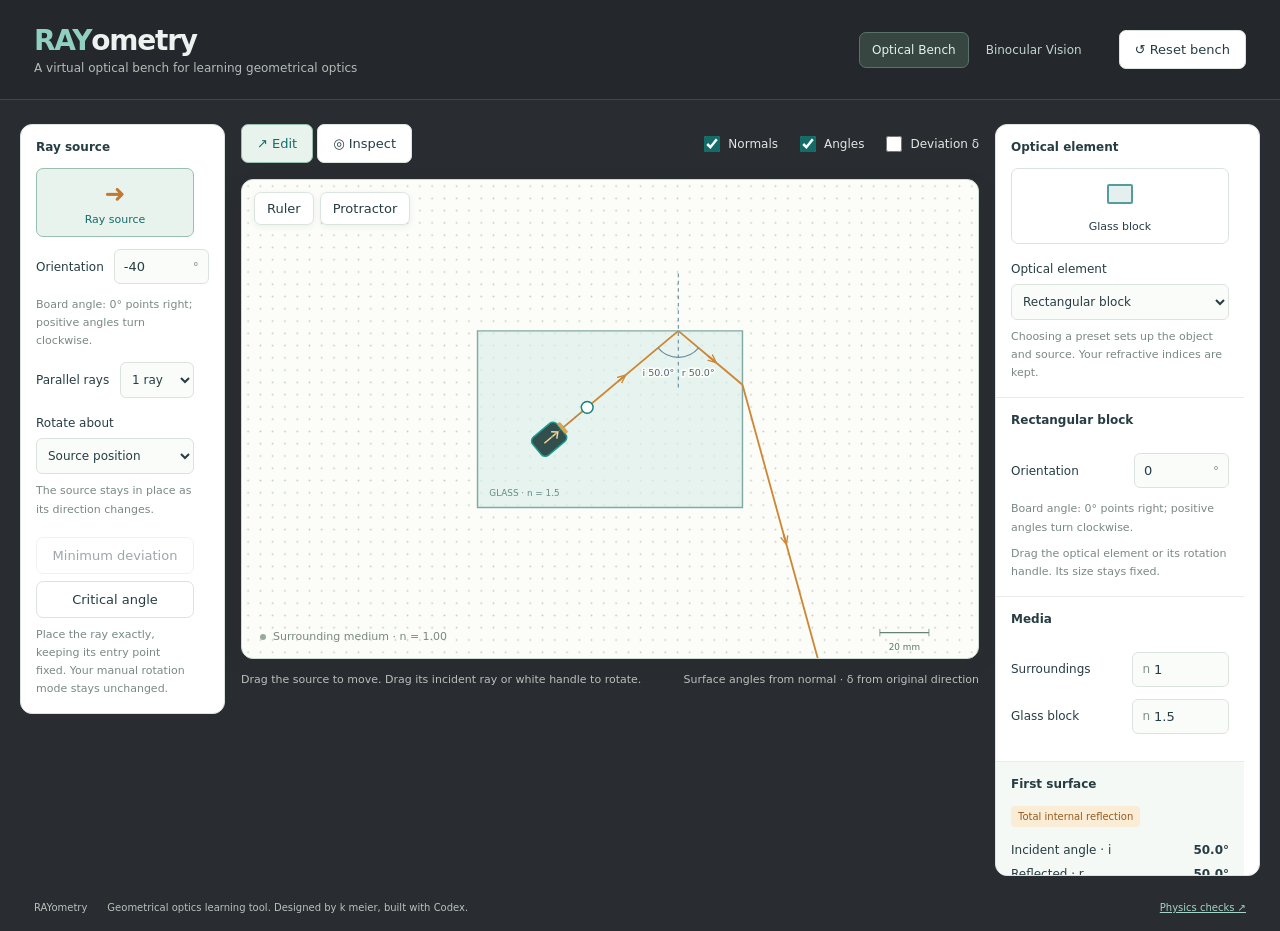
<file: index.html>
<!doctype html>
<html lang="en"><head><meta charset="utf-8"><meta name="viewport" content="width=device-width,initial-scale=1"><title>RAYometry · Optical bench</title><link rel="stylesheet" href="styles.css"></head>
<body>
<header><div><h1><strong><span>RAY</span>ometry</strong></h1><p><em>A virtual optical bench for learning geometrical optics</em></p></div><div class="header-actions"><nav class="sim-nav" aria-label="Teaching tools"><a href="index.html" aria-current="page">Optical Bench</a><a href="binocular.html">Binocular Vision</a></nav><button id="reset">↺ Reset bench</button></div></header>
<main class="optical-layout">
<aside id="source-panel" tabindex="0" aria-label="Ray source controls"><section><h2>Ray source</h2><div class="tools"><button id="select-source" aria-pressed="true"><span class="tool-icon source-icon">➜</span>Ray source</button></div><fieldset id="source-settings"><label class="field">Orientation <span class="input-unit"><input id="source-orientation" type="number" step="1" value="-40"><span>°</span></span></label><p class="help">Board angle: 0° points right; positive angles turn clockwise.</p><div id="source-properties"><label class="field">Parallel rays<select id="ray-count"><option value="1">1 ray</option><option value="3">3 rays</option><option value="5">5 rays</option></select></label><label class="stack">Rotate about<select id="pivot-mode"><option value="source">Source position</option><option value="surface">Surface entry point</option></select></label><p class="help" id="pivot-help">The source stays in place as its direction changes.</p></div><div class="angle-actions"><button id="place-minimum" type="button">Minimum deviation</button><button id="place-critical" type="button">Critical angle</button></div><p class="help">Place the ray exactly, keeping its entry point fixed. Your manual rotation mode stays unchanged.</p></fieldset></section></aside>
<section class="bench-area" aria-label="Optical bench">
<div class="toolbar"><div class="segmented"><button id="edit" aria-pressed="true">↗ Edit</button><button id="inspect" aria-pressed="false">◎ Inspect</button></div><div class="toggles"><label><input type="checkbox" id="normal" checked> Normals</label><label><input type="checkbox" id="angles" checked> Angles</label><label><input type="checkbox" id="showDeviation"> Deviation δ</label></div></div>
<div class="board-wrap"><div class="bench-tools" role="group" aria-label="Measuring tools"><button id="show-ruler" type="button" aria-pressed="false">Ruler</button><button id="show-protractor" type="button" aria-pressed="false">Protractor</button></div><svg id="board" viewBox="0 0 1000 650" role="img" aria-label="Interactive optical bench. Drag the source or glass block; drag a circular handle to rotate."></svg><div class="board-caption"><span class="dot"></span><span id="board-medium">Surrounding medium · n = 1.00</span></div></div>
<div class="bench-footer"><span id="hint">Drag to move. Use the circular handle to rotate.</span><span>Surface angles from normal · δ from original direction</span></div>
<p id="message" role="status" aria-live="polite"></p>
</section>
<aside id="controls-panel" tabindex="0" aria-label="Optical bench controls and measurements">
<section id="toolbox-section"><h2>Optical element</h2><div class="tools"><button id="select-block" aria-pressed="false"><span id="object-tool-icon" class="tool-icon block-icon" aria-hidden="true"></span><span id="object-tool-name">Glass block</span></button></div><label class="stack">Optical element<select id="shape-preset"><option value="rectangle">Rectangular block</option><option value="semicircle">Semicircular block</option><option value="prism45">45°–45°–90° prism</option><option value="prism30">30°–60°–90° prism</option><option value="equilateral">Equilateral prism · 60°</option></select></label><p class="help">Choosing a preset sets up the object and source. Your refractive indices are kept.</p></section>
<section id="properties-section"><div class="section-title"><h2 id="selected-title">Glass block</h2></div><fieldset id="properties"><label class="field">Orientation <span class="input-unit"><input id="block-orientation" type="number" step="1" value="0"><span>°</span></span></label><p class="help">Board angle: 0° points right; positive angles turn clockwise.</p>
<p id="block-properties" class="help">Drag the optical element or its rotation handle. Its size stays fixed for this experiment.</p><div id="radius-control" hidden><label class="field">Radius <span class="input-unit"><input id="radius-mm" type="number" step="0.1" min="45" max="117"><span>mm</span></span></label><p class="help">45–117 mm; flat face height stays 90 mm.</p></div></fieldset></section>
<section id="media-section"><h2>Media</h2><fieldset id="media"><label class="field">Surroundings <span class="input-unit"><span>n</span><input id="outside-index" type="number" min="0" step="0.01" value="1"></span></label><label class="field"><span id="material-name">Glass block</span> <span class="input-unit"><span>n</span><input id="block-index" type="number" min="0" step="0.01" value="1.5"></span></label></fieldset></section>
<section class="readout"><h2 id="readout-title">First surface</h2><div id="readout" aria-live="polite"></div><button id="show-all-angles" type="button" aria-pressed="false" hidden>Show all angles</button><button id="hide-all-angles" type="button" aria-pressed="false" hidden>Hide all angles</button><p id="inspect-help" class="help" hidden>Click another intersection to inspect it. Return to Edit to move elements or change their properties.</p></section>
<section id="measurement-section"><h2>Measure &amp; explore</h2><div class="measurement-options"><label><input type="checkbox" id="grid" checked> Dot grid · 5 mm spacing</label><label><input type="checkbox" id="ruler-snap" checked> Snap ruler to points</label><label><input type="checkbox" id="extensions"> Extend internal rays</label></div><p id="protractor-help" class="help" hidden>Protractor: drag its center or transparent face to move it, the outer teal handle to rotate, and the gold arm to measure. Align the baseline with the surface normal for incidence or refraction.</p><p id="ruler-reading" class="help"></p><p id="extension-help" class="help">Dashed extensions continue the internal direction beyond the flat face, ignoring exit refraction. They are construction lines, not additional light rays.</p><p class="help">Distances are in mm; the ruler reads unsigned length. Drag either ruler end to measure, or drag its middle to move it. Measurements remain available in Inspect.</p></section>
<section id="try-section" class="try"><h2>Try this</h2><div id="try-content"><p>Rotate the source until the light escapes through the upper surface. What changes at the critical angle?</p><p>Then drag the source outside the block to explore refraction on entry and exit.</p></div></section>
</aside>
</main><footer>RAYometry <span>Geometrical optics learning tool. Designed by k meier, built with Codex.</span><a href="tests.html" target="_blank">Physics checks ↗</a></footer>
<script src="physics.js"></script><script src="scene.js"></script><script src="measurements.js"></script><script src="app.js"></script></body></html>
</file>
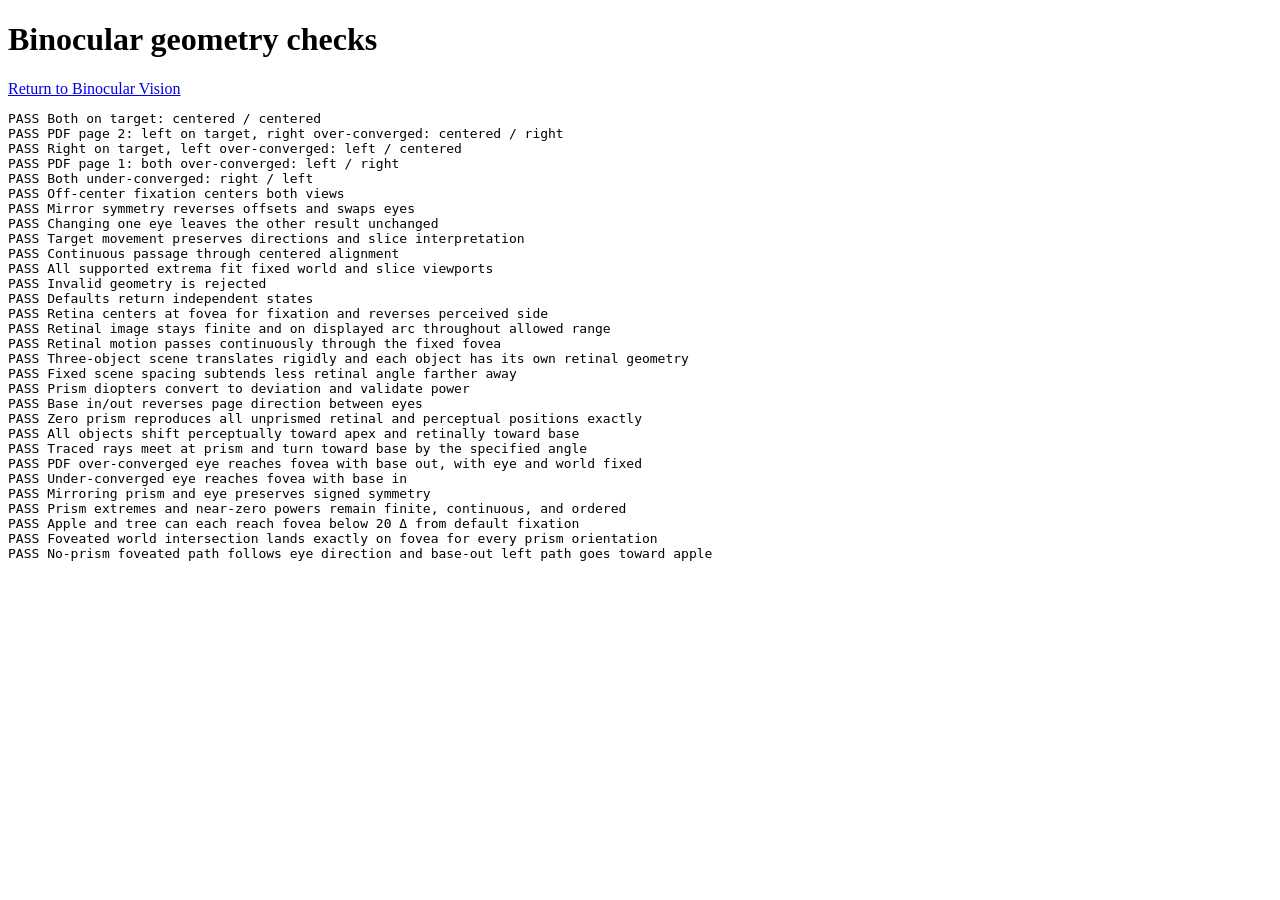
<file: binocular-tests.html>
<!doctype html><html lang="en"><head><meta charset="utf-8"><meta name="viewport" content="width=device-width,initial-scale=1"><title>Binocular geometry checks</title></head><body><h1>Binocular geometry checks</h1><a href="binocular.html">Return to Binocular Vision</a><pre id="results"></pre><script src="binocular-geometry.js"></script><script src="binocular-tests.js"></script></body></html>
</file>
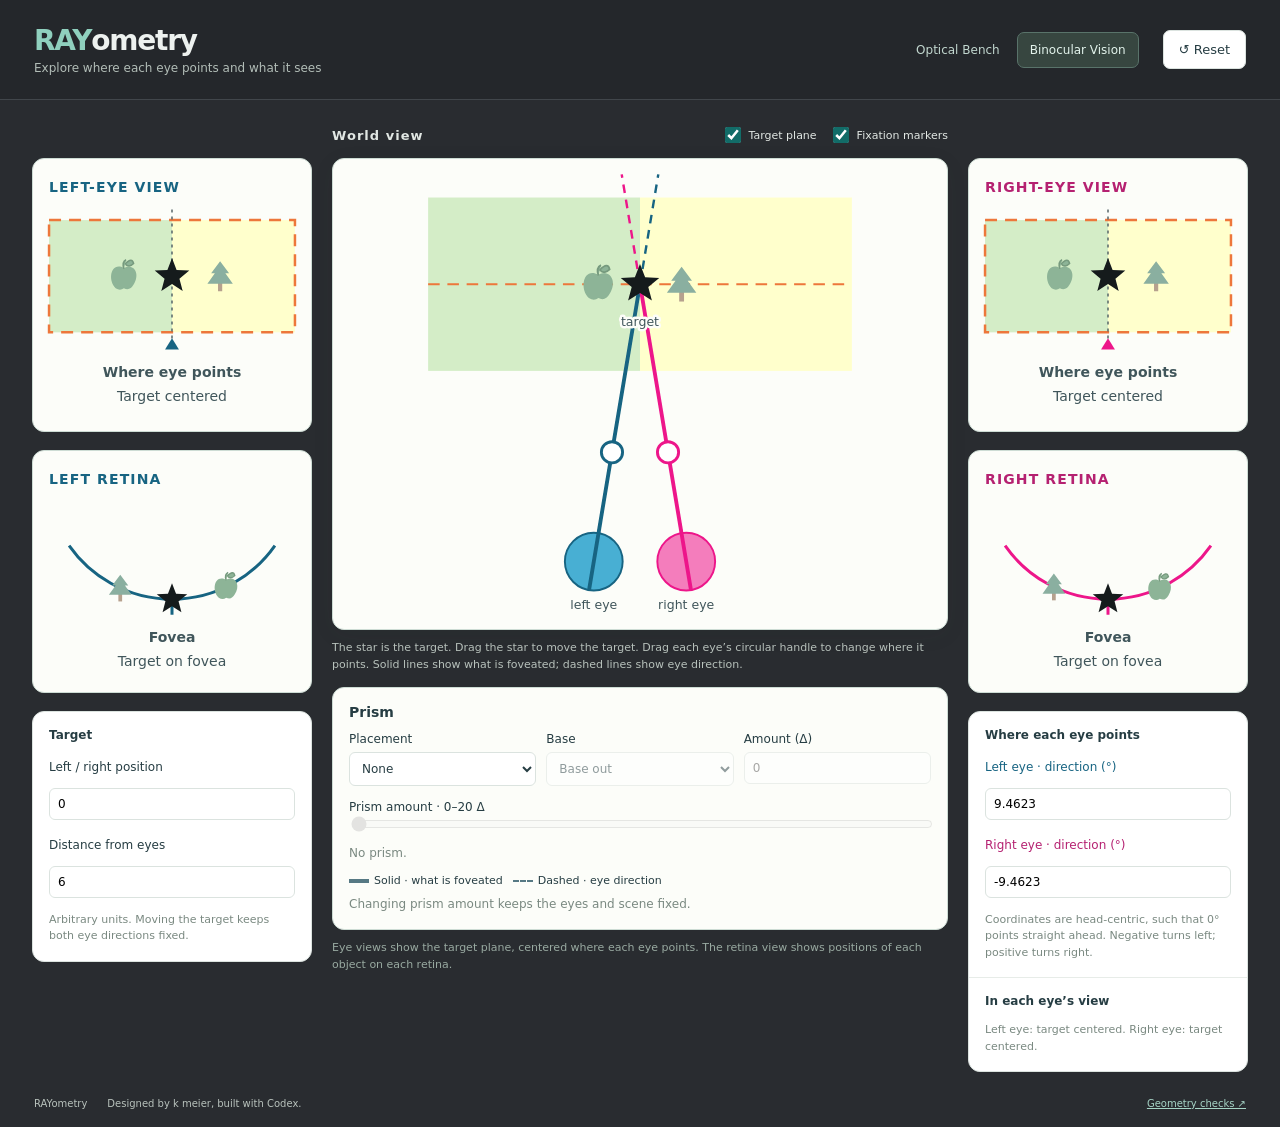
<file: binocular.html>
<!doctype html>
<html lang="en">
<head><meta charset="utf-8"><meta name="viewport" content="width=device-width,initial-scale=1"><title>RAYometry · Binocular vision</title><link rel="stylesheet" href="styles.css"><link rel="stylesheet" href="binocular.css"></head>
<body class="binocular">
<header><div><h1><strong><span>RAY</span>ometry</strong></h1><p><em>Explore where each eye points and what it sees</em></p></div><div class="header-actions"><nav class="sim-nav" aria-label="Teaching tools"><a href="index.html">Optical Bench</a><a href="binocular.html" aria-current="page">Binocular Vision</a></nav><button id="bv-reset">↺ Reset</button></div></header>
<main class="bv-layout">
<div class="bv-side bv-side-left">
<section class="bv-eye-card" aria-labelledby="bv-left-heading"><h2 id="bv-left-heading">LEFT-EYE VIEW</h2><svg id="bv-left-view" viewBox="0 0 520 290" role="img" aria-label="Left-eye target-plane slice"></svg><div class="bv-eye-caption"><p>Where eye points</p><p id="bv-left-position">Target centered</p></div></section>
<section class="bv-eye-card bv-retina-card" aria-labelledby="bv-left-retina-heading"><h2 id="bv-left-retina-heading">LEFT RETINA</h2><svg id="bv-left-retina" viewBox="0 0 520 240" role="img" aria-label="Left retinal arc, centered on the fovea"></svg><div class="bv-eye-caption"><p>Fovea</p><p id="bv-left-retina-position">Target on fovea</p></div></section>
<aside class="bv-controls" aria-label="Target controls"><section><h2>Target</h2><label class="stack" for="bv-x">Left / right position<input id="bv-x" aria-describedby="bv-error" type="number" min="-3" max="3" step="0.1" value="0"></label><label class="stack" for="bv-z">Distance from eyes<input id="bv-z" aria-describedby="bv-error" type="number" min="2" max="10" step="0.1" value="6"></label><p class="help">Arbitrary units. Moving the target keeps both eye directions fixed.</p></section>
</aside>
</div>
<section class="bv-workspace" aria-label="Binocular vision simulator"><div class="toolbar"><h2>World view</h2><div class="toggles"><label><input id="bv-plane" type="checkbox" checked>Target plane</label><label><input id="bv-markers" type="checkbox" checked>Fixation markers</label></div></div>
<div class="board-wrap"><svg id="bv-world" viewBox="300 0 440 620" role="img" aria-label="Top-down world view. Blue left eye and pink right eye. Use the position and direction controls as an alternative to dragging."></svg></div>
<p class="bv-hint">The star is the target. Drag the star to move the target. Drag each eye’s circular handle to change where it points. Solid lines show what is foveated; dashed lines show eye direction.</p>
<section class="bv-prism-controls" aria-labelledby="bv-prism-heading">
<h2 id="bv-prism-heading">Prism</h2>
<div class="bv-prism-row"><label for="bv-prism-eye">Placement<select id="bv-prism-eye"><option value="none">None</option><option value="left">Left eye</option><option value="right">Right eye</option></select></label><label for="bv-prism-base">Base<select id="bv-prism-base" disabled><option value="out">Base out</option><option value="in">Base in</option></select></label><label for="bv-prism-power">Amount (Δ)<input id="bv-prism-power" type="number" min="0" max="20" step="0.1" value="0" disabled aria-describedby="bv-prism-error"></label></div>
<label class="bv-slider-label" for="bv-prism-slider">Prism amount · 0–20 Δ </label><input id="bv-prism-slider" type="range" min="0" max="20" step="0.1" value="0" disabled>
<p id="bv-prism-error" role="status" aria-live="polite"></p><p id="bv-prism-status" class="help" aria-live="polite">No prism.</p>
<div id="bv-prism-legend" class="bv-prism-legend" hidden><span class="bv-legend-foveated">Solid · what is foveated</span><span class="bv-legend-axis">Dashed · eye direction</span></div>
<p class="help">Changing prism amount keeps the eyes and scene fixed.</p>
</section>
<p class="bv-hint bv-slice-note">Eye views show the target plane, centered where each eye points. The retina view shows positions of each object on each retina.</p></section>
<div class="bv-side bv-side-right">
<section class="bv-eye-card" aria-labelledby="bv-right-heading"><h2 id="bv-right-heading">RIGHT-EYE VIEW</h2><svg id="bv-right-view" viewBox="0 0 520 290" role="img" aria-label="Right-eye target-plane slice"></svg><div class="bv-eye-caption"><p>Where eye points</p><p id="bv-right-position">Target centered</p></div></section>
<section class="bv-eye-card bv-retina-card" aria-labelledby="bv-right-retina-heading"><h2 id="bv-right-retina-heading">RIGHT RETINA</h2><svg id="bv-right-retina" viewBox="0 0 520 240" role="img" aria-label="Right retinal arc, centered on the fovea"></svg><div class="bv-eye-caption"><p>Fovea</p><p id="bv-right-retina-position">Target on fovea</p></div></section>
<aside class="bv-controls" aria-label="Eye direction controls"><section><h2>Where each eye points</h2><label class="stack bv-left-label" for="bv-left-angle">Left eye · direction (°)<input id="bv-left-angle" aria-describedby="bv-error" type="number" min="-45" max="45" step="0.1"></label><label class="stack bv-right-label" for="bv-right-angle">Right eye · direction (°)<input id="bv-right-angle" aria-describedby="bv-error" type="number" min="-45" max="45" step="0.1"></label><p class="help">Coordinates are head-centric, such that 0° points straight ahead. Negative turns left; positive turns right.</p></section>
<section><h2>In each eye’s view</h2><p id="bv-summary" class="help"></p><p id="bv-error" role="status" aria-live="polite"></p></section></aside>
</div>
</main><footer>RAYometry <span>Designed by k meier, built with Codex.</span><a href="binocular-tests.html" target="_blank">Geometry checks ↗</a></footer>
<script src="binocular-geometry.js"></script><script src="binocular-app.js"></script>
</body></html>
</file>
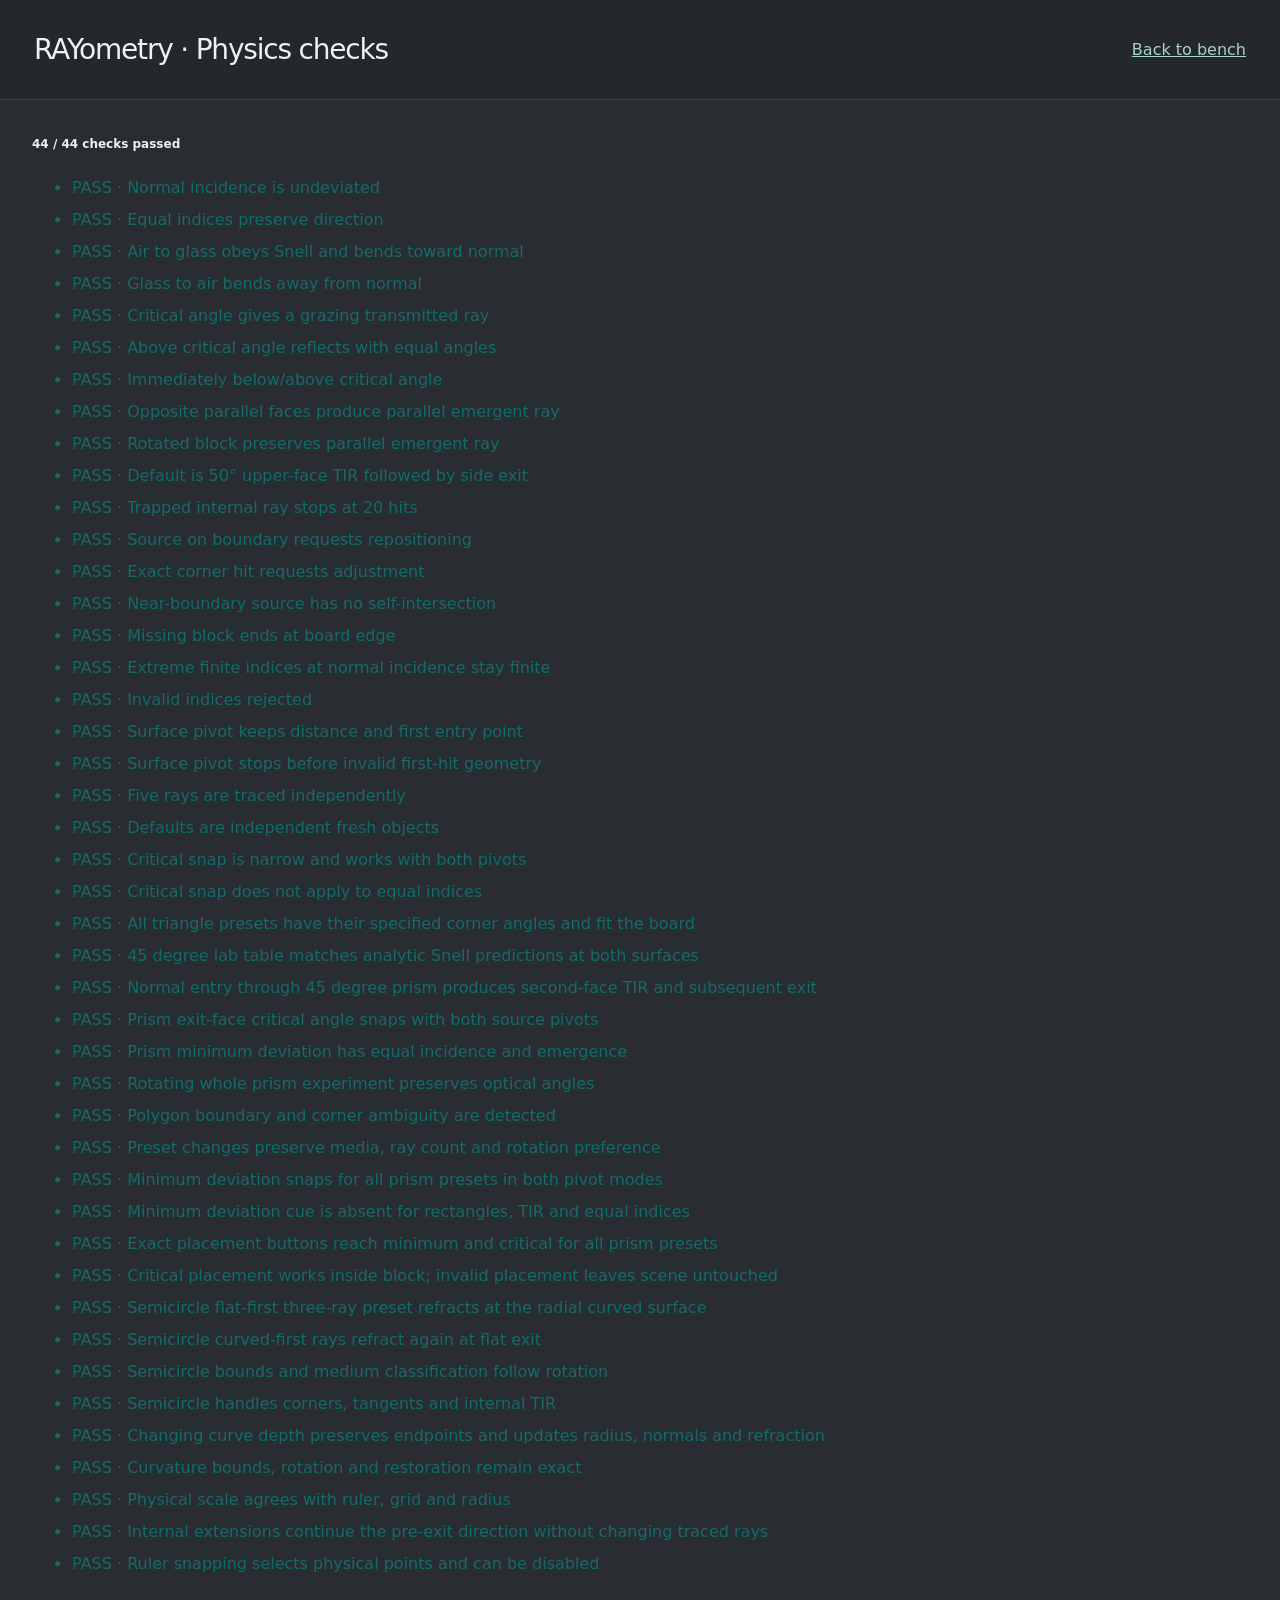
<file: tests.html>
<!doctype html><html lang="en"><head><meta charset="utf-8"><meta name="viewport" content="width=device-width,initial-scale=1"><title>RAYometry physics checks</title><link rel="stylesheet" href="styles.css"></head><body><header><h1>RAYometry · Physics checks</h1><a href="index.html">Back to bench</a></header><article style="padding:32px;line-height:2"><h2 id="summary">Running checks…</h2><ul id="results"></ul></article><script src="physics.js"></script><script src="scene.js"></script><script src="measurements.js"></script><script src="tests.js"></script></body></html>
</file>
<file: styles.css>
:root{font-family:system-ui,-apple-system,BlinkMacSystemFont,"Segoe UI",sans-serif;color:#263d43;background:#292c30;font-synthesis:none;--teal:#126c68;--border:#dbe3df}
*{box-sizing:border-box}body{margin:0}
header{height:100px;padding:22px 34px;display:flex;align-items:center;justify-content:space-between;border-bottom:1px solid #41464b;background:#24272b}
h1{font-size:28px;letter-spacing:-1.2px;margin:0;font-weight:450}header h1{color:#edf1ef}h1 span{font-weight:800;color:#8fd0be}
header p{margin:4px 0 0;font-size:12px;color:#b2bdb7}.header-actions{display:flex;align-items:center;gap:24px}.tag{font-size:10px;letter-spacing:1.7px;color:#b2bdb7}
button,select,input{font:inherit}button,select{cursor:pointer}button{background:#fff;border:1px solid var(--border);border-radius:7px;padding:11px 15px;color:inherit;font-size:13px}header button{color:#263d43}
button:hover{border-color:#6a9991;background:#f2f7f4}button:focus-visible,input:focus-visible,select:focus-visible{outline:3px solid #e3ad51;outline-offset:3px}
button[aria-pressed=true]{color:var(--teal);background:#e9f3ee;border-color:#98bfb0}button:disabled{opacity:.45;cursor:default}
main{display:grid;grid-template-columns:minmax(0,1fr) 285px;gap:24px;padding:24px 32px 8px;max-width:1800px;margin:auto}.bench-area{min-width:0}
.toolbar{display:flex;justify-content:space-between;gap:12px;align-items:center;padding:0 0 16px;flex-wrap:wrap}.segmented{display:flex;gap:4px}.toggles{display:flex;flex-wrap:wrap;gap:18px;font-size:12px;color:#e1e7e3}.toggles label{display:flex;align-items:center;gap:5px;cursor:pointer}
input[type=checkbox]{accent-color:var(--teal);width:16px;height:16px}
.board-wrap{position:relative;border:1px solid #cddcd4;border-radius:12px;overflow:hidden;background:#fcfdf9;box-shadow:0 5px 22px #293e3610}
#board{display:block;width:100%;touch-action:none;user-select:none;min-height:360px;max-height:calc(100vh - 235px)}
.board-caption{position:absolute;left:18px;bottom:15px;font-size:11px;color:#78897e;display:flex;align-items:center;gap:7px;pointer-events:none}.dot{width:6px;height:6px;border-radius:50%;background:#95ac9a}
.bench-footer{display:flex;justify-content:space-between;gap:20px;margin-top:14px;font-size:11px;color:#b8c2bc}.bench-footer span:last-child{white-space:nowrap}
#message{font-size:12px;color:#f0c58b;min-height:32px;line-height:1.5}
aside{background:#fff;border:1px solid var(--border);border-radius:12px;overflow:hidden}aside section{padding:18px;border-bottom:1px solid #e7ece8}aside section:last-child{border:0}aside section[hidden]{display:none}
h2{font-size:12px;margin:0 0 14px;font-weight:650}.tools{display:flex;gap:8px}.tools button{flex:1;padding:10px 4px;font-size:11px}.tool-icon{display:block;font-size:25px;margin-bottom:5px}.source-icon{color:#bf7932}.block-icon{color:#559c9a}
.section-title{display:flex;justify-content:space-between;align-items:baseline}.section-title span{font-size:8px;letter-spacing:1px;color:#8b9a92}
fieldset{border:0;padding:0;margin:0;min-width:0}fieldset:disabled{opacity:.5}.field{display:flex;align-items:center;justify-content:space-between;font-size:12px;margin:12px 0;gap:10px}
.input-unit{display:flex;align-items:center;border:1px solid var(--border);border-radius:6px;padding:0 9px;gap:4px;background:#fafcf9;color:#809086}.input-unit input{width:65px;border:0;background:transparent;padding:9px 0;font-size:13px;color:#263d43}
select{padding:9px 7px;border:1px solid var(--border);border-radius:6px;background:#fafcf9;font-size:12px;color:inherit}.stack{display:grid;gap:8px;font-size:12px;margin-top:18px}
.help,.try p{font-size:11px;line-height:1.65;color:#7a8981;margin:8px 0 0}.try p{color:#647970}.readout{background:#f5f9f6}.reading{display:flex;justify-content:space-between;font-size:12px;margin:10px 0}.reading strong{font-variant-numeric:tabular-nums;font-weight:600}
.badge{display:inline-block;color:#945c21;background:#faecd5;border-radius:4px;padding:5px 7px;font-size:10px;margin-bottom:6px}.critical-badge{background:#f8dfb5;color:#733a16;font-weight:700}.minimum-badge{background:#d5eee6;color:#155e52;font-weight:700}.minimum-reading{color:#155e52;font-weight:700}
#inspect-help{margin-top:18px;color:#526d62}#show-all-angles{width:100%;margin-top:14px}#show-all-angles[hidden],#radius-control[hidden]{display:none}
.angle-actions{display:grid;gap:7px;margin-top:18px}.angle-actions button{padding:10px 8px}
.measurement-options{display:grid;gap:12px;font-size:12px}.measurement-options label{display:flex;align-items:center;gap:8px}
footer{max-width:1800px;margin:auto;padding:18px 34px;display:flex;gap:20px;font-size:10px;color:#b8c2bc}footer a{margin-left:auto;color:#a6d4c6}header>a{color:#a6d4c6}body>article{color:#edf1ef}
svg .movable{cursor:grab}svg .rotation{cursor:crosshair}svg .hit-target{cursor:pointer}svg text{font-family:inherit;pointer-events:none}
svg .annotation{paint-order:stroke;stroke:#fcfdf9;stroke-width:5px;stroke-linejoin:round;fill:#476574;font-size:13px}
svg .ray{stroke:#ce8734;stroke-width:2.5;fill:none;pointer-events:none}svg .normal{stroke:#688ba0;stroke-dasharray:5 5;stroke-width:1.5;pointer-events:none}
svg .critical-ray{stroke:#8a481c;stroke-width:4}svg .critical-label{fill:#8a481c;font-weight:750}
svg .deviation-reference{stroke:#80539a;stroke-width:1.8;stroke-dasharray:7 5}svg .deviation-arc{fill:none;stroke:#80539a;stroke-width:2}svg .deviation-label{fill:#70428a;font-weight:700}
svg .curvature-handle{cursor:ew-resize}svg .internal-extension{stroke:#367da4;stroke-width:1.7;stroke-dasharray:8 6;fill:none;pointer-events:none}svg .ruler-drag{cursor:grab}svg .ruler-label{fill:#756035;font-size:13px}
@media(max-width:950px){main{padding:18px;gap:14px;grid-template-columns:minmax(0,1fr) 245px}header{padding:20px}.tag{display:none}.bench-footer{display:block}.bench-footer span{display:block;margin-bottom:6px}}
@media(max-width:700px){main{grid-template-columns:1fr}#board{min-height:0;max-height:none}aside{display:grid;grid-template-columns:1fr 1fr}aside section{border-right:1px solid var(--border)}header p{display:none}.toggles{gap:8px}footer span{display:none}}
@media(min-width:701px){#controls-panel{align-self:start;position:sticky;top:18px;max-height:calc(100vh - 148px);max-height:calc(100dvh - 148px);overflow-y:auto;overscroll-behavior-y:contain;scrollbar-gutter:stable}}
#controls-panel:focus-visible{outline:2px solid #8fd0be;outline-offset:3px}

.bench-tools{position:absolute;top:12px;left:12px;z-index:2;display:flex;gap:6px}
.bench-tools button{padding:8px 12px;box-shadow:0 2px 6px #203b2512}

#hide-all-angles{width:100%;margin-top:7px}
#hide-all-angles[hidden]{display:none}

.sim-nav{display:flex;gap:4px}.sim-nav a{color:#c2d7cf;text-decoration:none;font-size:12px;padding:10px 12px;border:1px solid transparent;border-radius:7px}.sim-nav a[aria-current=page]{background:#374640;color:#e2f3eb;border-color:#59736a}.sim-nav a:hover{background:#374640}.sim-nav a:focus-visible{outline:3px solid #e3ad51;outline-offset:3px}
@media(max-width:700px){header{height:auto;flex-wrap:wrap;gap:14px}.header-actions{gap:10px;flex-wrap:wrap}.sim-nav a{padding:8px;font-size:11px}}

/* Keep both sets of bench controls available without switching selections. */
.optical-layout{grid-template-columns:205px minmax(0,1fr) 265px;gap:16px;padding:24px 20px 8px}
.optical-layout>.bench-area{grid-column:2;grid-row:1}
.optical-layout>#source-panel{grid-column:1;grid-row:1}
.optical-layout>#controls-panel{grid-column:3;grid-row:1}
.optical-layout>aside{display:block;align-self:start;position:sticky;top:18px;max-height:calc(100vh - 148px);max-height:calc(100dvh - 148px);overflow-y:auto;overscroll-behavior-y:contain;scrollbar-gutter:stable}
.optical-layout>aside[hidden]{display:none}
.optical-layout aside section{padding:15px}
.optical-layout select{min-width:0;max-width:100%}
.optical-layout #board{min-height:0;aspect-ratio:1000/650}
.optical-layout .bench-footer{flex-wrap:wrap;gap:8px}
.optical-layout .bench-footer span:last-child{white-space:normal}
#source-panel:focus-visible{outline:2px solid #8fd0be;outline-offset:3px}
@media(max-width:1000px){
 .optical-layout{grid-template-columns:minmax(0,1fr) minmax(0,1fr);padding:18px}
 .optical-layout>.bench-area{grid-column:1 / -1;grid-row:1}
 .optical-layout>#source-panel{grid-column:1;grid-row:2}
 .optical-layout>#controls-panel{grid-column:2;grid-row:2}
 .optical-layout>aside{position:static;max-height:60vh}
}
@media(max-width:550px){
 .optical-layout{grid-template-columns:minmax(0,1fr)}
 .optical-layout>#controls-panel{grid-column:1;grid-row:3}
 .optical-layout>aside{max-height:none}
}
</file>
<file: binocular.css>
.binocular .bv-layout{grid-template-columns:minmax(190px,1fr) minmax(0,2.2fr) minmax(190px,1fr);max-width:1800px;gap:20px;align-items:start;padding-top:24px}
.bv-workspace,.bv-side{min-width:0}.bv-side{display:grid;gap:18px}
.binocular .toolbar{min-height:34px;padding-bottom:12px;gap:10px}.binocular .toolbar h2{color:#e1e7e3;font-size:13px;letter-spacing:.08em;margin:0}.binocular .toggles{gap:12px;font-size:11px}
.bv-eye-card{border-radius:12px;overflow:hidden;background:#fcfdf9;border:1px solid #cddcd4;margin-top:34px}.bv-eye-card h2{font-size:14px;letter-spacing:.08em;padding:20px 16px 8px;margin:0;color:#176482}.bv-side-right .bv-eye-card h2{color:#b52171}.bv-eye-card svg{display:block;width:100%;height:auto}
.binocular .bv-controls{display:block;align-self:start;border-radius:12px}.binocular .bv-controls section{padding:16px;border-right:0}.bv-controls input{width:100%;padding:8px;border:1px solid var(--border);border-radius:6px;margin-top:6px}.bv-controls .stack{margin-bottom:14px}.bv-controls .help{font-size:11px;line-height:1.5}.bv-controls input[aria-invalid=true]{border-color:#ac2948}.bv-left-label{color:#176482}.bv-right-label{color:#b52171}
.bv-hint{color:#b8c2bc;font-size:11px;line-height:1.5;margin:10px 0}.bv-slice-note{color:#99aaa1}
#bv-world{display:block;width:100%;height:clamp(300px,calc(100dvh - 430px),580px);touch-action:none;user-select:none}#bv-world [data-drag]{cursor:grab}#bv-world [data-drag]:active{cursor:grabbing}
#bv-error{font-size:12px;color:#ac2948;line-height:1.5;margin:0}.binocular svg text{font-size:13px;fill:#40565b}.binocular svg .bv-small{font-size:11px}.binocular svg .bv-label{paint-order:stroke;stroke:#fcfdf9;stroke-width:5px;stroke-linejoin:round}.binocular svg .bv-handle{fill:#fff;stroke-width:3}.binocular svg .bv-center{stroke:#566568;stroke-dasharray:3 4;stroke-width:1.5}
@media(max-width:1100px){.binocular .bv-layout{gap:12px;padding:18px;grid-template-columns:minmax(170px,1fr) minmax(0,2fr) minmax(170px,1fr)}.binocular .toolbar{align-items:flex-start}.binocular .toolbar .toggles{gap:6px}.binocular header{height:auto;min-height:100px;gap:16px;flex-wrap:wrap}.binocular .header-actions{gap:12px}}
@media(max-width:760px){.binocular .bv-layout{grid-template-columns:1fr 1fr}.bv-workspace{grid-column:1/-1;grid-row:1}.bv-eye-card{margin-top:0}.bv-side-left{grid-column:1}.bv-side-right{grid-column:2}#bv-world{height:clamp(320px,55vh,480px)}.binocular .bv-controls section{padding:12px}.binocular .header-actions{width:100%;justify-content:space-between}.binocular .sim-nav a{padding:8px;font-size:11px}}
@media(max-width:400px){.binocular .bv-layout{padding:10px;gap:10px}.bv-eye-card h2{font-size:12px;padding:16px 10px 8px}.bv-controls .stack{font-size:11px}}

.bv-eye-caption{text-align:center;padding:0 12px 20px;color:#40565b}.bv-eye-caption p{font-size:14px;line-height:1.45;margin:4px 0}.bv-eye-caption p:first-child{font-weight:600}.bv-eye-card .bv-center{stroke-width:2;stroke-dasharray:4 5}

.bv-retina-card{margin-top:0}.bv-retina-card .bv-eye-caption{padding-bottom:16px}

.bv-prism-controls{background:#fcfdf9;border:1px solid #cddcd4;border-radius:12px;padding:16px;margin-top:14px}.bv-prism-controls h2{font-size:14px;margin:0 0 12px}.bv-prism-row{display:grid;grid-template-columns:1fr 1fr 1fr;gap:10px}.bv-prism-row label{font-size:12px;min-width:0}.bv-prism-row select,.bv-prism-row input{display:block;width:100%;margin-top:6px;padding:8px;border:1px solid var(--border);border-radius:6px;background:white}.bv-prism-controls input:disabled,.bv-prism-controls select:disabled{opacity:.5;cursor:default}.bv-slider-label{display:block;font-size:12px;margin-top:14px}#bv-prism-slider{width:100%;accent-color:#88509f}.bv-prism-controls .help{font-size:12px;line-height:1.5;margin:8px 0 0}#bv-prism-error{font-size:12px;color:#ac2948;margin:4px 0}.bv-prism-controls input[aria-invalid=true]{border-color:#ac2948}.bv-prism-legend{display:flex;flex-wrap:wrap;gap:10px;font-size:11px;margin-top:12px}.bv-prism-legend[hidden]{display:none}.bv-prism-legend span:before{content:'';display:inline-block;width:20px;margin-right:5px;vertical-align:middle;border-top:2px solid #567984}.bv-prism-controls+ .bv-hint{margin-bottom:0}

.bv-prism-legend .bv-legend-foveated:before{border-top-width:4px}.bv-prism-legend .bv-legend-axis:before{border-top-style:dashed}
</file>
